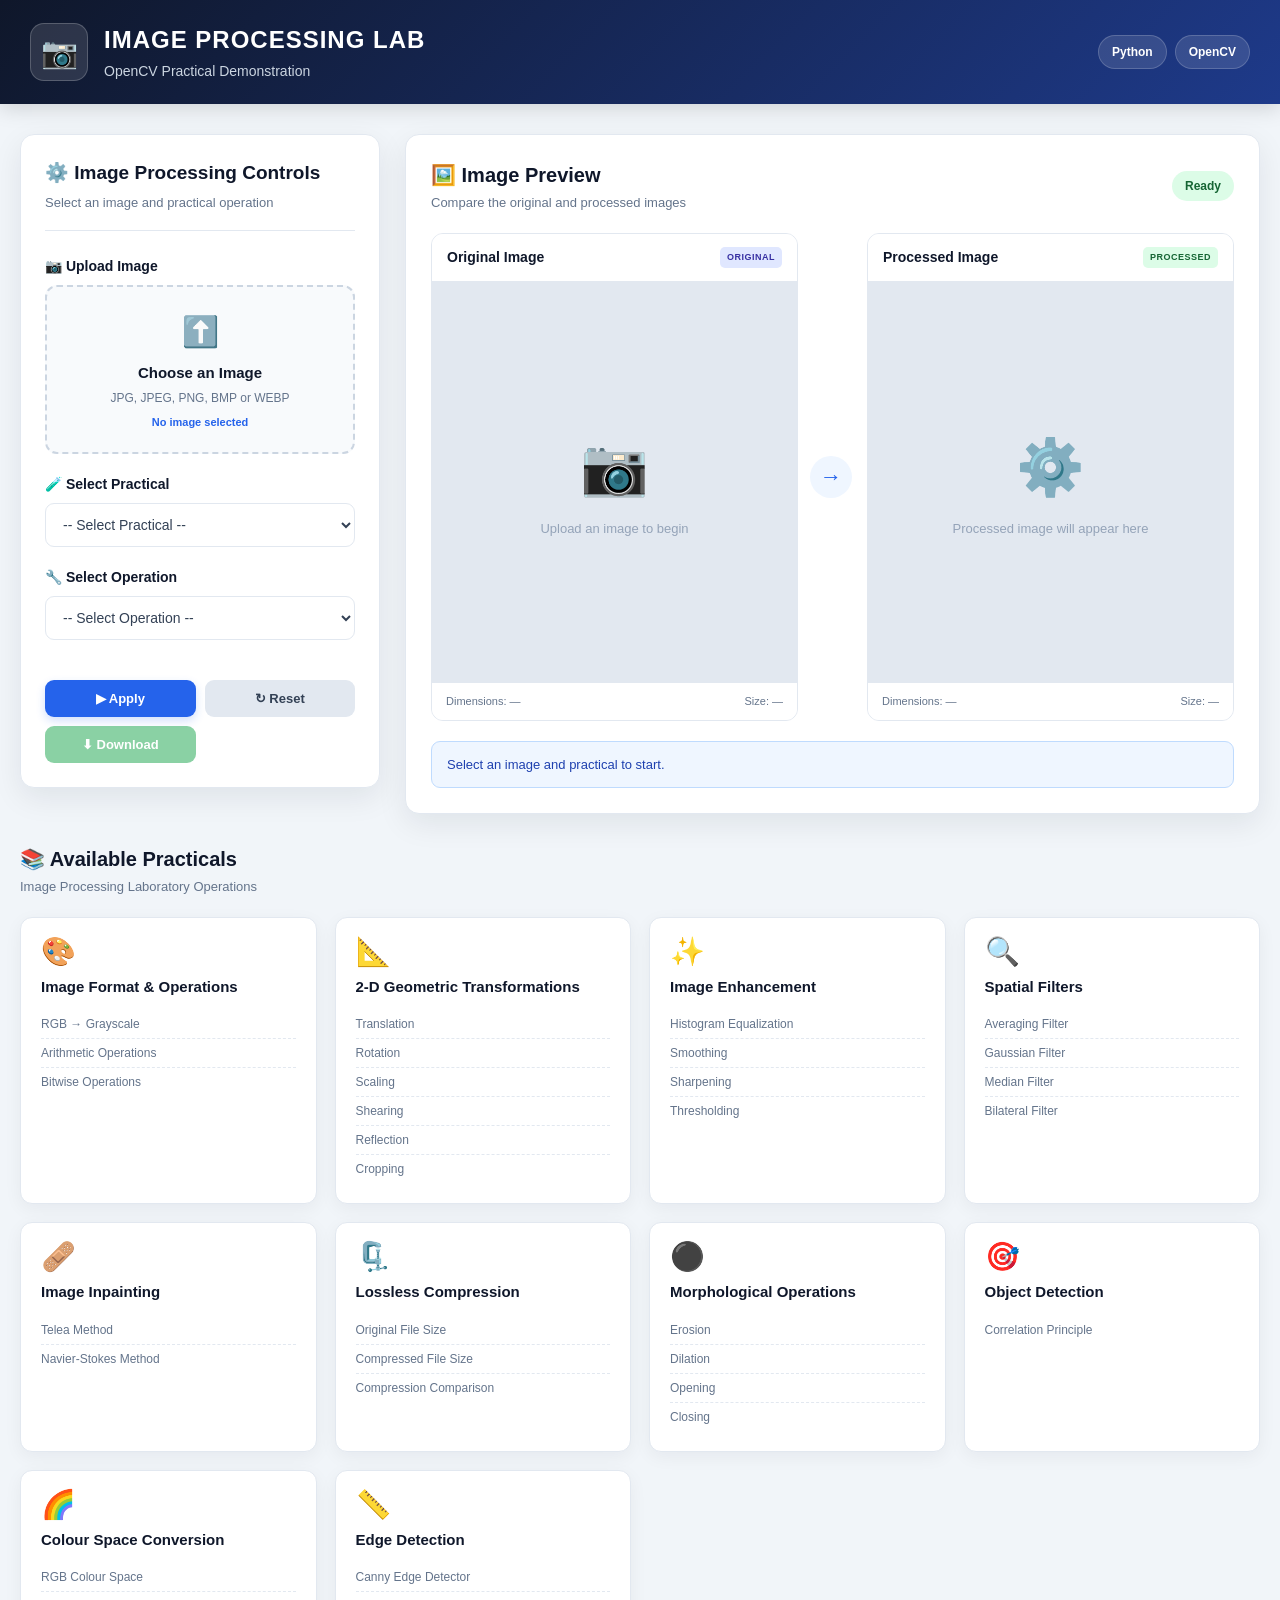
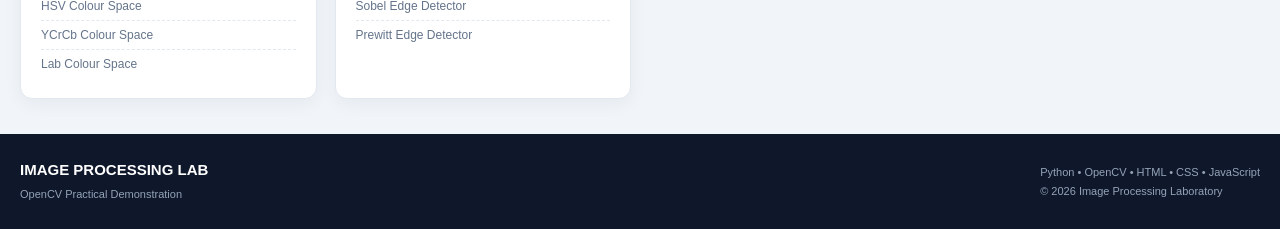
<file: Post_Lab/index.html>
<!DOCTYPE html>
<html lang="en">

<head>
    <meta charset="UTF-8">
    <meta name="viewport" content="width=device-width, initial-scale=1.0">

    <title>Image Processing Lab | OpenCV</title>

    <link rel="stylesheet" href="css/style.css">
</head>

<body>

    <!-- ================= HEADER ================= -->

    <header class="header">

        <div class="header-container">

            <div class="logo-area">

                <div class="logo-icon">
                    📷
                </div>

                <div>
                    <h1>IMAGE PROCESSING LAB</h1>
                    <p>OpenCV Practical Demonstration</p>
                </div>

            </div>

            <div class="header-badge">
                <span>Python</span>
                <span>OpenCV</span>
            </div>

        </div>

    </header>


    <!-- ================= MAIN ================= -->

    <main class="main-container">


        <!-- ================= LEFT CONTROL PANEL ================= -->

        <section class="control-panel">

            <div class="panel-title">

                <h2>⚙️ Image Processing Controls</h2>

                <p>
                    Select an image and practical operation
                </p>

            </div>


            <!-- IMAGE UPLOAD -->

            <div class="control-group">

                <label for="imageInput">
                    📷 Upload Image
                </label>

                <div class="upload-box">

                    <input
                        type="file"
                        id="imageInput"
                        accept="image/*"
                    >

                    <div class="upload-content">

                        <div class="upload-icon">
                            ⬆️
                        </div>

                        <h3>
                            Choose an Image
                        </h3>

                        <p>
                            JPG, JPEG, PNG, BMP or WEBP
                        </p>

                        <span id="fileName">
                            No image selected
                        </span>

                    </div>

                </div>

            </div>


            <!-- PRACTICAL SELECTION -->

            <div class="control-group">

                <label for="practicalSelect">
                    🧪 Select Practical
                </label>

                <select id="practicalSelect">

                    <option value="">
                        -- Select Practical --
                    </option>

                    <option value="format">
                        Image Format &amp; Operations
                    </option>

                    <option value="geometric">
                        2-D Geometric Transformations
                    </option>

                    <option value="enhancement">
                        Image Enhancement
                    </option>

                    <option value="filters">
                        Spatial Filters
                    </option>

                    <option value="inpainting">
                        Image Inpainting
                    </option>

                    <option value="compression">
                        Lossless Compression
                    </option>

                    <option value="morphology">
                        Morphological Operations
                    </option>

                    <option value="detection">
                        Object Detection
                    </option>

                    <!-- NEW PRACTICALS -->

                    <option value="colour">
                        Colour Space Conversion
                    </option>

                    <option value="edges">
                        Edge Detection
                    </option>

                </select>

            </div>


            <!-- OPERATION -->

            <div class="control-group">

                <label for="operationSelect">
                    🔧 Select Operation
                </label>

                <select id="operationSelect">

                    <option value="">
                        -- Select Operation --
                    </option>

                </select>

            </div>


            <!-- DYNAMIC PARAMETERS -->

            <div
                id="parametersContainer"
                class="parameters-container"
            >

                <!-- Parameters will appear here -->

            </div>


            <!-- ACTION BUTTONS -->

            <div class="button-group">

                <button
                    id="applyBtn"
                    class="btn btn-primary"
                    type="button"
                >
                    ▶ Apply
                </button>


                <button
                    id="resetBtn"
                    class="btn btn-secondary"
                    type="button"
                >
                    ↻ Reset
                </button>


                <button
                    id="downloadBtn"
                    class="btn btn-success"
                    type="button"
                    disabled
                >
                    ⬇ Download
                </button>

            </div>

        </section>


        <!-- ================= IMAGE PREVIEW ================= -->

        <section class="preview-section">


            <div class="section-heading">

                <div>

                    <h2>
                        🖼️ Image Preview
                    </h2>

                    <p>
                        Compare the original and processed images
                    </p>

                </div>


                <div
                    id="statusBadge"
                    class="status-badge"
                >
                    Ready
                </div>

            </div>


            <div class="image-comparison">


                <!-- ORIGINAL -->

                <div class="image-card">

                    <div class="image-card-header">

                        <h3>
                            Original Image
                        </h3>

                        <span class="image-label original-label">
                            ORIGINAL
                        </span>

                    </div>


                    <div class="image-container">

                        <div
                            id="originalPlaceholder"
                            class="image-placeholder"
                        >

                            <div>
                                📷
                            </div>

                            <p>
                                Upload an image to begin
                            </p>

                        </div>


                        <img
                            id="originalImage"
                            alt="Original Image"
                        >

                    </div>


                    <div class="image-info">

                        <span id="originalDimensions">
                            Dimensions: —
                        </span>

                        <span id="originalSize">
                            Size: —
                        </span>

                    </div>

                </div>


                <!-- ARROW -->

                <div class="comparison-arrow">
                    →
                </div>


                <!-- PROCESSED -->

                <div class="image-card">

                    <div class="image-card-header">

                        <h3>
                            Processed Image
                        </h3>

                        <span class="image-label processed-label">
                            PROCESSED
                        </span>

                    </div>


                    <div class="image-container">

                        <div
                            id="processedPlaceholder"
                            class="image-placeholder"
                        >

                            <div>
                                ⚙️
                            </div>

                            <p>
                                Processed image will appear here
                            </p>

                        </div>


                        <img
                            id="processedImage"
                            alt="Processed Image"
                        >


                        <div
                            id="processingLoader"
                            class="processing-loader"
                        >

                            <div class="spinner"></div>

                            <p>
                                Processing...
                            </p>

                        </div>

                    </div>


                    <div class="image-info">

                        <span id="processedDimensions">
                            Dimensions: —
                        </span>

                        <span id="processedSize">
                            Size: —
                        </span>

                    </div>

                </div>

            </div>


            <!-- ================= COMPRESSION INFO ================= -->

            <div
                id="compressionPanel"
                class="compression-panel hidden"
            >

                <h3>
                    📊 Compression Comparison
                </h3>


                <div class="compression-grid">


                    <div class="compression-item">

                        <span>
                            Original File Size
                        </span>

                        <strong id="compressionOriginal">
                            —
                        </strong>

                    </div>


                    <div class="compression-item">

                        <span>
                            Compressed File Size
                        </span>

                        <strong id="compressionCompressed">
                            —
                        </strong>

                    </div>


                    <div class="compression-item">

                        <span>
                            Space Saved
                        </span>

                        <strong id="compressionSaved">
                            —
                        </strong>

                    </div>


                    <div class="compression-item">

                        <span>
                            Compression Ratio
                        </span>

                        <strong id="compressionRatio">
                            —
                        </strong>

                    </div>

                </div>

            </div>


            <!-- ================= RESULT MESSAGE ================= -->

            <div
                id="resultMessage"
                class="result-message"
            >
                Select an image and practical to start.
            </div>


        </section>

    </main>


    <!-- ================= PRACTICAL INFORMATION ================= -->

    <section class="practical-section">


        <div class="section-heading">

            <div>

                <h2>
                    📚 Available Practicals
                </h2>

                <p>
                    Image Processing Laboratory Operations
                </p>

            </div>

        </div>


        <div class="practical-grid">


            <!-- FORMAT -->

            <div class="practical-card">

                <div class="card-icon">
                    🎨
                </div>

                <h3>
                    Image Format &amp; Operations
                </h3>

                <ul>

                    <li>
                        RGB → Grayscale
                    </li>

                    <li>
                        Arithmetic Operations
                    </li>

                    <li>
                        Bitwise Operations
                    </li>

                </ul>

            </div>


            <!-- GEOMETRIC -->

            <div class="practical-card">

                <div class="card-icon">
                    📐
                </div>

                <h3>
                    2-D Geometric Transformations
                </h3>

                <ul>

                    <li>
                        Translation
                    </li>

                    <li>
                        Rotation
                    </li>

                    <li>
                        Scaling
                    </li>

                    <li>
                        Shearing
                    </li>

                    <li>
                        Reflection
                    </li>

                    <li>
                        Cropping
                    </li>

                </ul>

            </div>


            <!-- ENHANCEMENT -->

            <div class="practical-card">

                <div class="card-icon">
                    ✨
                </div>

                <h3>
                    Image Enhancement
                </h3>

                <ul>

                    <li>
                        Histogram Equalization
                    </li>

                    <li>
                        Smoothing
                    </li>

                    <li>
                        Sharpening
                    </li>

                    <li>
                        Thresholding
                    </li>

                </ul>

            </div>


            <!-- FILTERS -->

            <div class="practical-card">

                <div class="card-icon">
                    🔍
                </div>

                <h3>
                    Spatial Filters
                </h3>

                <ul>

                    <li>
                        Averaging Filter
                    </li>

                    <li>
                        Gaussian Filter
                    </li>

                    <li>
                        Median Filter
                    </li>

                    <li>
                        Bilateral Filter
                    </li>

                </ul>

            </div>


            <!-- INPAINTING -->

            <div class="practical-card">

                <div class="card-icon">
                    🩹
                </div>

                <h3>
                    Image Inpainting
                </h3>

                <ul>

                    <li>
                        Telea Method
                    </li>

                    <li>
                        Navier-Stokes Method
                    </li>

                </ul>

            </div>


            <!-- COMPRESSION -->

            <div class="practical-card">

                <div class="card-icon">
                    🗜️
                </div>

                <h3>
                    Lossless Compression
                </h3>

                <ul>

                    <li>
                        Original File Size
                    </li>

                    <li>
                        Compressed File Size
                    </li>

                    <li>
                        Compression Comparison
                    </li>

                </ul>

            </div>


            <!-- MORPHOLOGY -->

            <div class="practical-card">

                <div class="card-icon">
                    ⚫
                </div>

                <h3>
                    Morphological Operations
                </h3>

                <ul>

                    <li>
                        Erosion
                    </li>

                    <li>
                        Dilation
                    </li>

                    <li>
                        Opening
                    </li>

                    <li>
                        Closing
                    </li>

                </ul>

            </div>


            <!-- DETECTION -->

            <div class="practical-card">

                <div class="card-icon">
                    🎯
                </div>

                <h3>
                    Object Detection
                </h3>

                <ul>

                    <li>
                        Correlation Principle
                    </li>

                </ul>

            </div>


            <!-- NEW: COLOUR SPACE CONVERSION -->

            <div class="practical-card">

                <div class="card-icon">
                    🌈
                </div>

                <h3>
                    Colour Space Conversion
                </h3>

                <ul>

                    <li>
                        RGB Colour Space
                    </li>

                    <li>
                        HSV Colour Space
                    </li>

                    <li>
                        YCrCb Colour Space
                    </li>

                    <li>
                        Lab Colour Space
                    </li>

                </ul>

            </div>


            <!-- NEW: EDGE DETECTION -->

            <div class="practical-card">

                <div class="card-icon">
                    📏
                </div>

                <h3>
                    Edge Detection
                </h3>

                <ul>

                    <li>
                        Canny Edge Detector
                    </li>

                    <li>
                        Sobel Edge Detector
                    </li>

                    <li>
                        Prewitt Edge Detector
                    </li>

                </ul>

            </div>


        </div>

    </section>


    <!-- ================= FOOTER ================= -->

    <footer class="footer">

        <div class="footer-content">


            <div>

                <h3>
                    IMAGE PROCESSING LAB
                </h3>

                <p>
                    OpenCV Practical Demonstration
                </p>

            </div>


            <div>

                <p>
                    Python • OpenCV • HTML • CSS • JavaScript
                </p>

                <p>
                    © 2026 Image Processing Laboratory
                </p>

            </div>


        </div>

    </footer>


    <script src="js/script.js"></script>

</body>

</html>
</file>
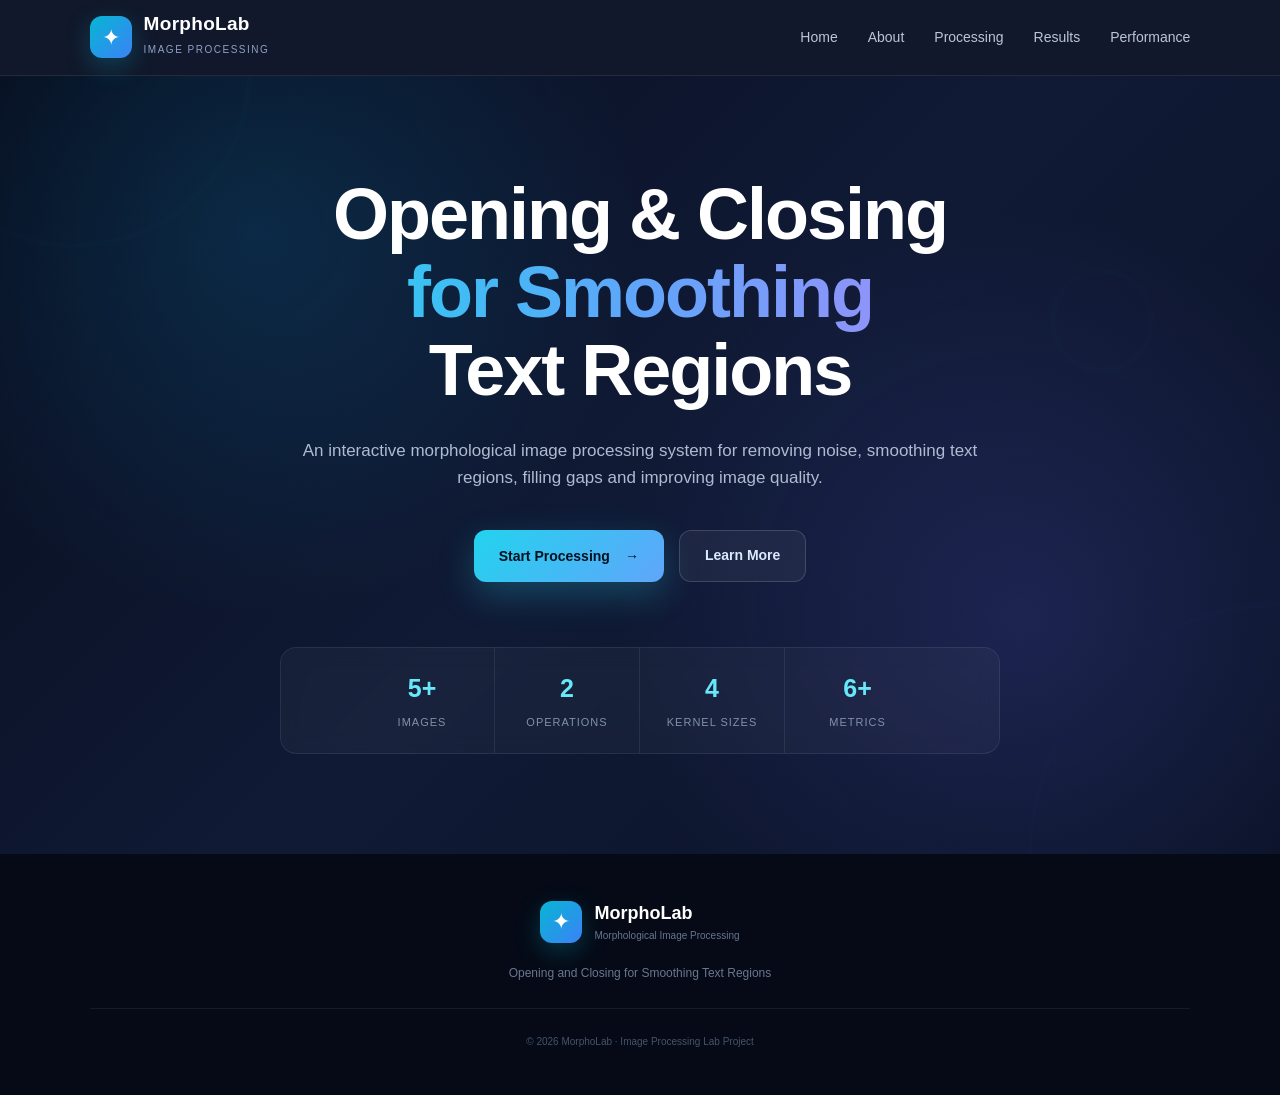
<file: Tae 1/index.html>
<!DOCTYPE html>
<html lang="en">

<head>

    <meta charset="UTF-8">

    <meta name="viewport"
          content="width=device-width, initial-scale=1.0">

    <title>
        Morphological Image Processing
    </title>

    <link rel="stylesheet"
          href="style.css">

</head>


<body>


<!-- =====================================================
     NAVBAR
===================================================== -->

<header class="navbar">

    <div class="brand">

        <div class="brand-icon">
            ✦
        </div>

        <div>
            <h2>MorphoLab</h2>
            <span>Image Processing</span>
        </div>

    </div>


    <nav>

        <a class="active"
           href="index.html">
            Home
        </a>

        <a href="about.html">
            About
        </a>

        <a href="processing.html">
            Processing
        </a>

        <a href="results.html">
            Results
        </a>

        <a href="performance.html">
            Performance
        </a>

    </nav>

</header>



<!-- =====================================================
     HERO
===================================================== -->

<section id="home"
         class="hero">

    <div class="hero-background">

        <div class="circle circle-one"></div>

        <div class="circle circle-two"></div>

        <div class="circle circle-three"></div>

    </div>


    <div class="hero-content">


        <h1>

            Opening & Closing

            <span>
                for Smoothing
            </span>

            Text Regions

        </h1>


        <p>

            An interactive morphological image processing
            system for removing noise, smoothing text regions,
            filling gaps and improving image quality.

        </p>


        <div class="hero-buttons">


            <button
                class="primary-btn"
                onclick="window.location.href='processing.html'">

                Start Processing

                <span>→</span>

            </button>


            <a href="about.html"
               class="secondary-btn">

                Learn More

            </a>

        </div>


        <div class="hero-stats">


            <div>

                <strong>5+</strong>

                <small>
                    Images
                </small>

            </div>


            <div>

                <strong>2</strong>

                <small>
                    Operations
                </small>

            </div>


            <div>

                <strong>4</strong>

                <small>
                    Kernel Sizes
                </small>

            </div>


            <div>

                <strong>6+</strong>

                <small>
                    Metrics
                </small>

            </div>


        </div>

    </div>

</section>



<!-- =====================================================
     FOOTER
===================================================== -->

<footer>

    <div class="footer-content">


        <div class="footer-brand">

            <div class="brand-icon">
                ✦
            </div>

            <div>

                <h3>
                    MorphoLab
                </h3>

                <p>
                    Morphological Image Processing
                </p>

            </div>

        </div>


        <p class="footer-description">

            Opening and Closing for Smoothing
            Text Regions

        </p>


        <div class="footer-line"></div>


        <p class="copyright">

            © 2026 MorphoLab · Image Processing Lab Project

        </p>

    </div>

</footer>


<script src="script.js"></script>

</body>

</html>
</file>
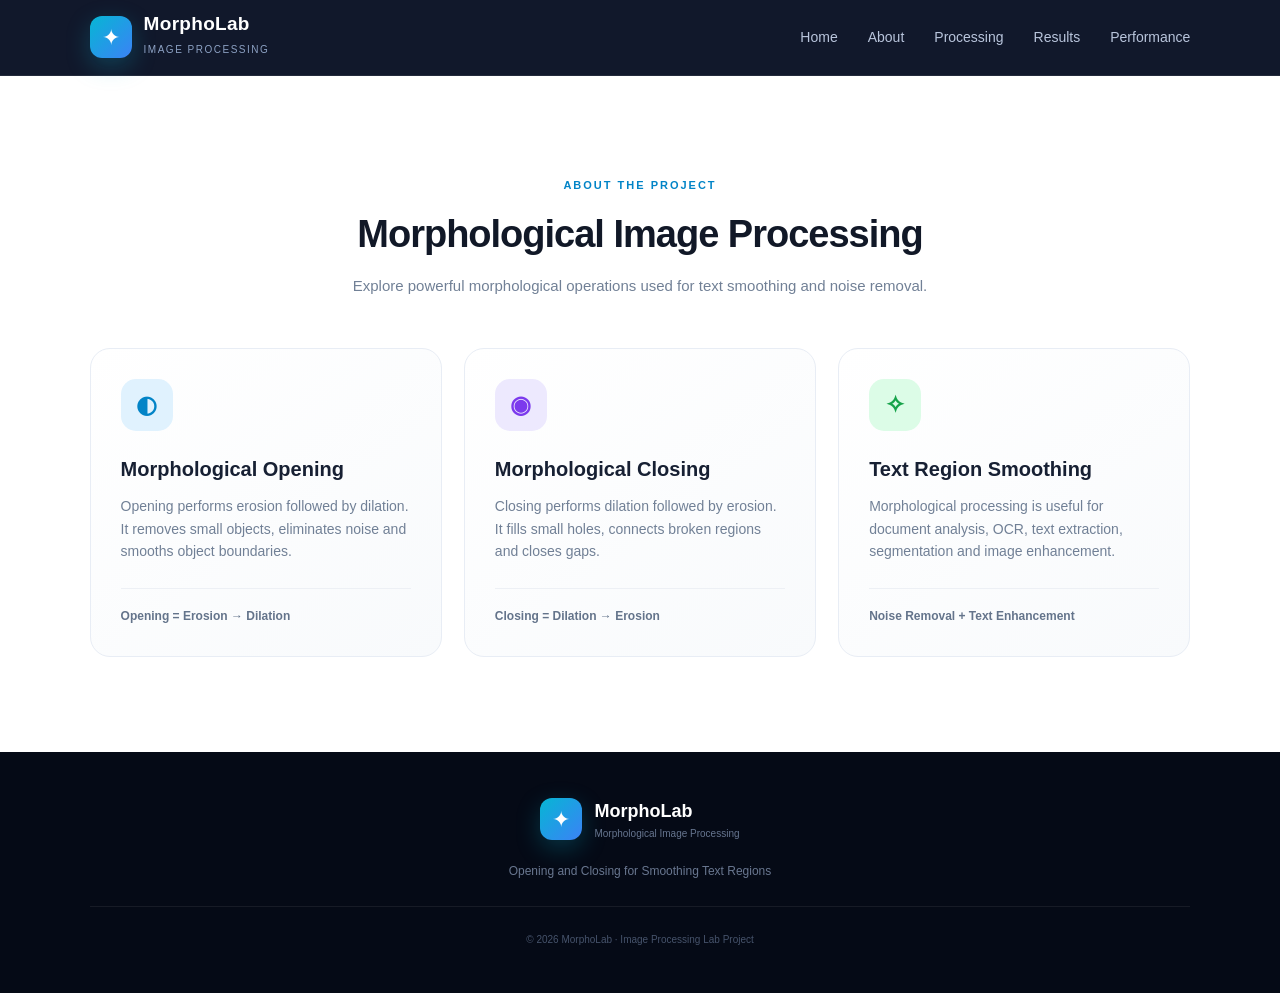
<file: Tae 1/about.html>
<!DOCTYPE html>
<html lang="en">

<head>

    <meta charset="UTF-8">

    <meta name="viewport"
          content="width=device-width, initial-scale=1.0">

    <title>
        Morphological Image Processing
    </title>

    <link rel="stylesheet"
          href="style.css">

</head>


<body>


<!-- =====================================================
     NAVBAR
===================================================== -->

<header class="navbar">

    <div class="brand">

        <div class="brand-icon">
            ✦
        </div>

        <div>
            <h2>MorphoLab</h2>
            <span>Image Processing</span>
        </div>

    </div>


    <nav>

        <a href="index.html">
            Home
        </a>

        <a class="active"
           href="about.html">
            About
        </a>

        <a href="processing.html">
            Processing
        </a>

        <a href="results.html">
            Results
        </a>

        <a href="performance.html">
            Performance
        </a>

    </nav>

</header>



<!-- =====================================================
     ABOUT
===================================================== -->

<section id="about"
         class="about-section">


    <div class="section-heading">


        <span>
            ABOUT THE PROJECT
        </span>


        <h2>

            Morphological Image Processing

        </h2>


        <p>

            Explore powerful morphological operations
            used for text smoothing and noise removal.

        </p>


    </div>



    <div class="feature-grid">


        <!-- =================================================
             OPENING
        ================================================== -->

        <div class="feature-card opening-card">


            <div class="feature-icon">
                ◐
            </div>


            <div>


                <h3>
                    Morphological Opening
                </h3>


                <p>

                    Opening performs erosion followed by
                    dilation. It removes small objects,
                    eliminates noise and smooths object
                    boundaries.

                </p>


            </div>


            <div class="formula">

                Opening = Erosion → Dilation

            </div>


        </div>



        <!-- =================================================
             CLOSING
        ================================================== -->

        <div class="feature-card closing-card">


            <div class="feature-icon">
                ◉
            </div>


            <div>


                <h3>
                    Morphological Closing
                </h3>


                <p>

                    Closing performs dilation followed by
                    erosion. It fills small holes, connects
                    broken regions and closes gaps.

                </p>


            </div>


            <div class="formula">

                Closing = Dilation → Erosion

            </div>


        </div>



        <!-- =================================================
             APPLICATION
        ================================================== -->

        <div class="feature-card application-card">


            <div class="feature-icon">
                ✧
            </div>


            <div>


                <h3>
                    Text Region Smoothing
                </h3>


                <p>

                    Morphological processing is useful for
                    document analysis, OCR, text extraction,
                    segmentation and image enhancement.

                </p>


            </div>


            <div class="formula">

                Noise Removal + Text Enhancement

            </div>


        </div>


    </div>

</section>



<!-- =====================================================
     FOOTER
===================================================== -->

<footer>

    <div class="footer-content">


        <div class="footer-brand">

            <div class="brand-icon">
                ✦
            </div>


            <div>

                <h3>
                    MorphoLab
                </h3>

                <p>
                    Morphological Image Processing
                </p>

            </div>

        </div>


        <p class="footer-description">

            Opening and Closing for Smoothing
            Text Regions

        </p>


        <div class="footer-line"></div>


        <p class="copyright">

            © 2026 MorphoLab · Image Processing Lab Project

        </p>


    </div>

</footer>


<script src="script.js"></script>

</body>

</html>
</file>
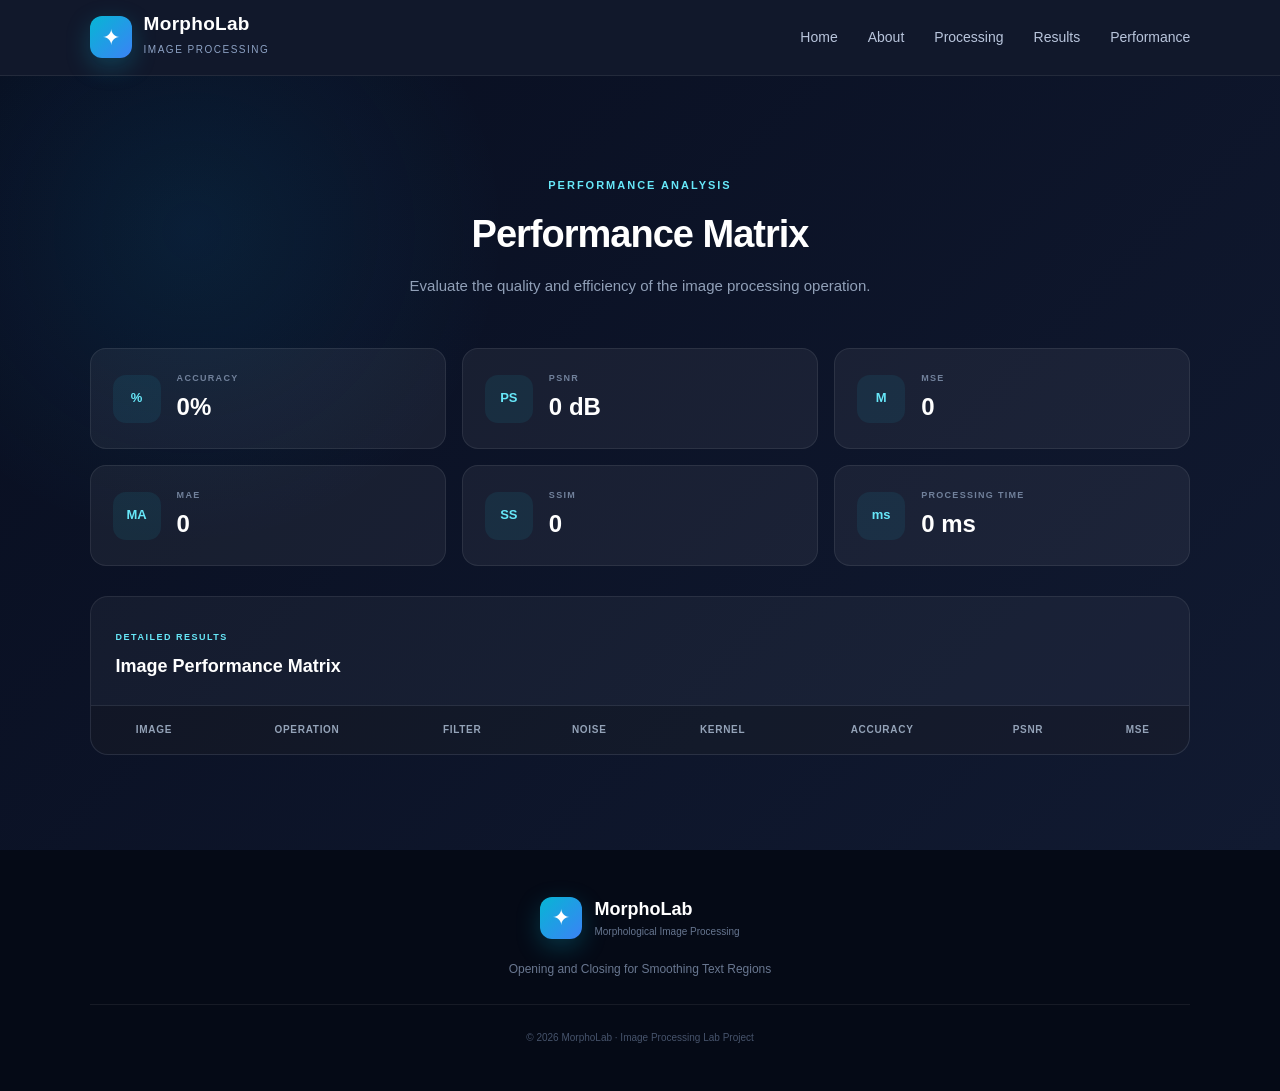
<file: Tae 1/performance.html>
<!DOCTYPE html>
<html lang="en">

<head>

    <meta charset="UTF-8">

    <meta name="viewport"
          content="width=device-width, initial-scale=1.0">

    <title>
        Morphological Image Processing
    </title>

    <link rel="stylesheet"
          href="style.css">

</head>


<body>


<!-- =====================================================
     NAVBAR
===================================================== -->

<header class="navbar">


    <div class="brand">


        <div class="brand-icon">
            ✦
        </div>


        <div>

            <h2>
                MorphoLab
            </h2>

            <span>
                Image Processing
            </span>

        </div>


    </div>



    <nav>


        <a href="index.html">
            Home
        </a>


        <a href="about.html">
            About
        </a>


        <a href="processing.html">
            Processing
        </a>


        <a href="results.html">
            Results
        </a>


        <a class="active"
           href="performance.html">
            Performance
        </a>


    </nav>


</header>



<!-- =====================================================
     PERFORMANCE
===================================================== -->

<section id="performance"
         class="performance-section">


    <div class="section-heading light">


        <span>
            PERFORMANCE ANALYSIS
        </span>


        <h2>
            Performance Matrix
        </h2>


        <p>

            Evaluate the quality and efficiency
            of the image processing operation.

        </p>


    </div>



<!-- =====================================================
     METRIC CARDS
===================================================== -->

<div class="metrics-grid">


    <!-- ACCURACY -->

    <div class="metric-card">


        <div class="metric-icon">
            %
        </div>


        <div>


            <span>
                ACCURACY
            </span>


            <strong id="accuracy">
                0%
            </strong>


        </div>


    </div>



    <!-- PSNR -->

    <div class="metric-card">


        <div class="metric-icon">
            PS
        </div>


        <div>


            <span>
                PSNR
            </span>


            <strong id="psnr">
                0 dB
            </strong>


        </div>


    </div>



    <!-- MSE -->

    <div class="metric-card">


        <div class="metric-icon">
            M
        </div>


        <div>


            <span>
                MSE
            </span>


            <strong id="mse">
                0
            </strong>


        </div>


    </div>



    <!-- MAE -->

    <div class="metric-card">


        <div class="metric-icon">
            MA
        </div>


        <div>


            <span>
                MAE
            </span>


            <strong id="mae">
                0
            </strong>


        </div>


    </div>



    <!-- SSIM -->

    <div class="metric-card">


        <div class="metric-icon">
            SS
        </div>


        <div>


            <span>
                SSIM
            </span>


            <strong id="ssim">
                0
            </strong>


        </div>


    </div>



    <!-- PROCESSING TIME -->

    <div class="metric-card">


        <div class="metric-icon">
            ms
        </div>


        <div>


            <span>
                PROCESSING TIME
            </span>


            <strong id="processingTime">
                0 ms
            </strong>


        </div>


    </div>


</div>



<!-- =====================================================
     PERFORMANCE TABLE
===================================================== -->

<div class="performance-table-card">


    <div class="table-title">


        <div>


            <span>
                DETAILED RESULTS
            </span>


            <h3>
                Image Performance Matrix
            </h3>


        </div>


    </div>



    <div class="table-wrapper">


        <table>


            <thead>


                <tr>


                    <th>
                        Image
                    </th>


                    <th>
                        Operation
                    </th>


                    <th>
                        Filter
                    </th>


                    <th>
                        Noise
                    </th>


                    <th>
                        Kernel
                    </th>


                    <th>
                        Accuracy
                    </th>


                    <th>
                        PSNR
                    </th>


                    <th>
                        MSE
                    </th>


                </tr>


            </thead>



            <tbody id="performanceTable">

            </tbody>


        </table>


    </div>


</div>


</section>



<!-- =====================================================
     FOOTER
===================================================== -->

<footer>


    <div class="footer-content">


        <div class="footer-brand">


            <div class="brand-icon">
                ✦
            </div>


            <div>


                <h3>
                    MorphoLab
                </h3>


                <p>
                    Morphological Image Processing
                </p>


            </div>


        </div>



        <p class="footer-description">

            Opening and Closing for Smoothing
            Text Regions

        </p>



        <div class="footer-line"></div>



        <p class="copyright">

            © 2026 MorphoLab · Image Processing Lab Project

        </p>


    </div>


</footer>


<script src="script.js"></script>

</body>

</html>
</file>
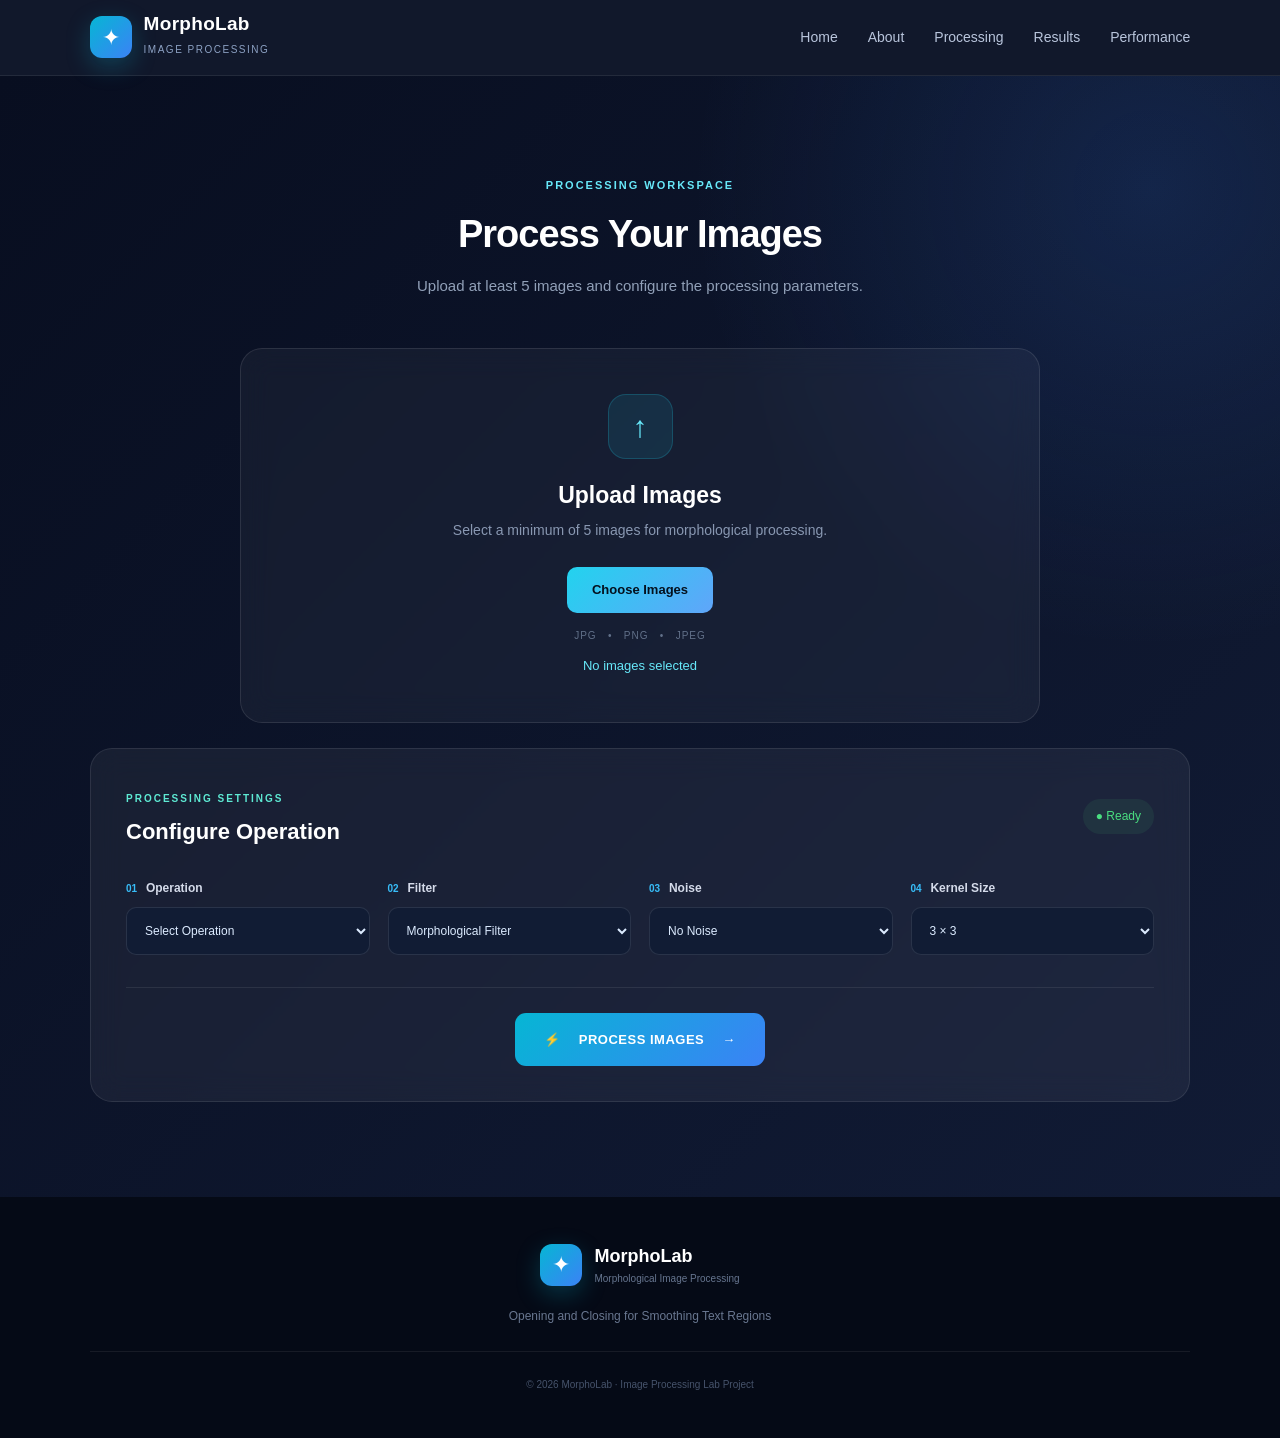
<file: Tae 1/processing.html>
<!DOCTYPE html>
<html lang="en">

<head>

    <meta charset="UTF-8">

    <meta name="viewport"
          content="width=device-width, initial-scale=1.0">

    <title>
        Morphological Image Processing
    </title>

    <link rel="stylesheet"
          href="style.css">

</head>


<body>


<!-- =====================================================
     NAVBAR
===================================================== -->

<header class="navbar">

    <div class="brand">

        <div class="brand-icon">
            ✦
        </div>

        <div>

            <h2>
                MorphoLab
            </h2>

            <span>
                Image Processing
            </span>

        </div>

    </div>


    <nav>

        <a href="index.html">
            Home
        </a>

        <a href="about.html">
            About
        </a>

        <a class="active"
           href="processing.html">
            Processing
        </a>

        <a href="results.html">
            Results
        </a>

        <a href="performance.html">
            Performance
        </a>

    </nav>

</header>



<!-- =====================================================
     PROCESSING
===================================================== -->

<section id="processing"
         class="processing-section">


    <div class="section-heading light">


        <span>
            PROCESSING WORKSPACE
        </span>


        <h2>
            Process Your Images
        </h2>


        <p>

            Upload at least 5 images and configure
            the processing parameters.

        </p>


    </div>



    <!-- =================================================
         UPLOAD
    ================================================== -->

    <div class="upload-card">


        <div class="upload-icon">
            ↑
        </div>


        <h3>
            Upload Images
        </h3>


        <p>

            Select a minimum of 5 images
            for morphological processing.

        </p>


        <label class="upload-button">

            Choose Images

            <input
                type="file"
                id="imageInput"
                accept="image/*"
                multiple>

        </label>


        <div class="upload-info">

            JPG &nbsp; • &nbsp;
            PNG &nbsp; • &nbsp;
            JPEG

        </div>


        <p id="uploadMessage"
           class="upload-message">

            No images selected

        </p>


    </div>



    <!-- =================================================
         CONTROLS
    ================================================== -->

    <div class="settings-card">


        <div class="settings-header">


            <div>


                <span>
                    PROCESSING SETTINGS
                </span>


                <h3>
                    Configure Operation
                </h3>


            </div>


            <div class="settings-status">

                ● Ready

            </div>


        </div>



        <div class="controls-grid">


            <!-- =================================================
                 OPERATION
            ================================================== -->

            <div class="control-item">


                <label>

                    <span class="control-number">
                        01
                    </span>

                    Operation

                </label>


                <select id="operation">


                    <option value="">
                        Select Operation
                    </option>


                    <option value="opening">
                        Morphological Opening
                    </option>


                    <option value="closing">
                        Morphological Closing
                    </option>


                </select>


            </div>



            <!-- =================================================
                 FILTER
            ================================================== -->

            <div class="control-item">


                <label>

                    <span class="control-number">
                        02
                    </span>

                    Filter

                </label>


                <select id="filter">


                    <option value="morphological">
                        Morphological Filter
                    </option>


                    <option value="median">
                        Median Filter
                    </option>


                    <option value="gaussian">
                        Gaussian Filter
                    </option>


                    <option value="mean">
                        Mean Filter
                    </option>


                </select>


            </div>



            <!-- =================================================
                 NOISE
            ================================================== -->

            <div class="control-item">


                <label>

                    <span class="control-number">
                        03
                    </span>

                    Noise

                </label>


                <select id="noise">


                    <option value="none">
                        No Noise
                    </option>


                    <option value="saltpepper">
                        Salt & Pepper Noise
                    </option>


                    <option value="gaussian">
                        Gaussian Noise
                    </option>


                    <option value="speckle">
                        Speckle Noise
                    </option>


                </select>


            </div>



            <!-- =================================================
                 KERNEL
            ================================================== -->

            <div class="control-item">


                <label>

                    <span class="control-number">
                        04
                    </span>

                    Kernel Size

                </label>


                <select id="kernel">


                    <option value="3">
                        3 × 3
                    </option>


                    <option value="5">
                        5 × 5
                    </option>


                    <option value="7">
                        7 × 7
                    </option>


                    <option value="9">
                        9 × 9
                    </option>


                </select>


            </div>


        </div>



        <!-- =================================================
             PROCESS BUTTON
        ================================================== -->

        <div class="process-area">


            <button
                id="processButton"
                class="process-btn"
                onclick="processImages()">


                <span>
                    ⚡
                </span>


                PROCESS IMAGES


                <span>
                    →
                </span>


            </button>


        </div>


    </div>


</section>



<!-- =====================================================
     FOOTER
===================================================== -->

<footer>

    <div class="footer-content">


        <div class="footer-brand">


            <div class="brand-icon">
                ✦
            </div>


            <div>

                <h3>
                    MorphoLab
                </h3>

                <p>
                    Morphological Image Processing
                </p>

            </div>


        </div>


        <p class="footer-description">

            Opening and Closing for Smoothing
            Text Regions

        </p>


        <div class="footer-line"></div>


        <p class="copyright">

            © 2026 MorphoLab · Image Processing Lab Project

        </p>


    </div>

</footer>


<script src="script.js"></script>

</body>

</html>
</file>
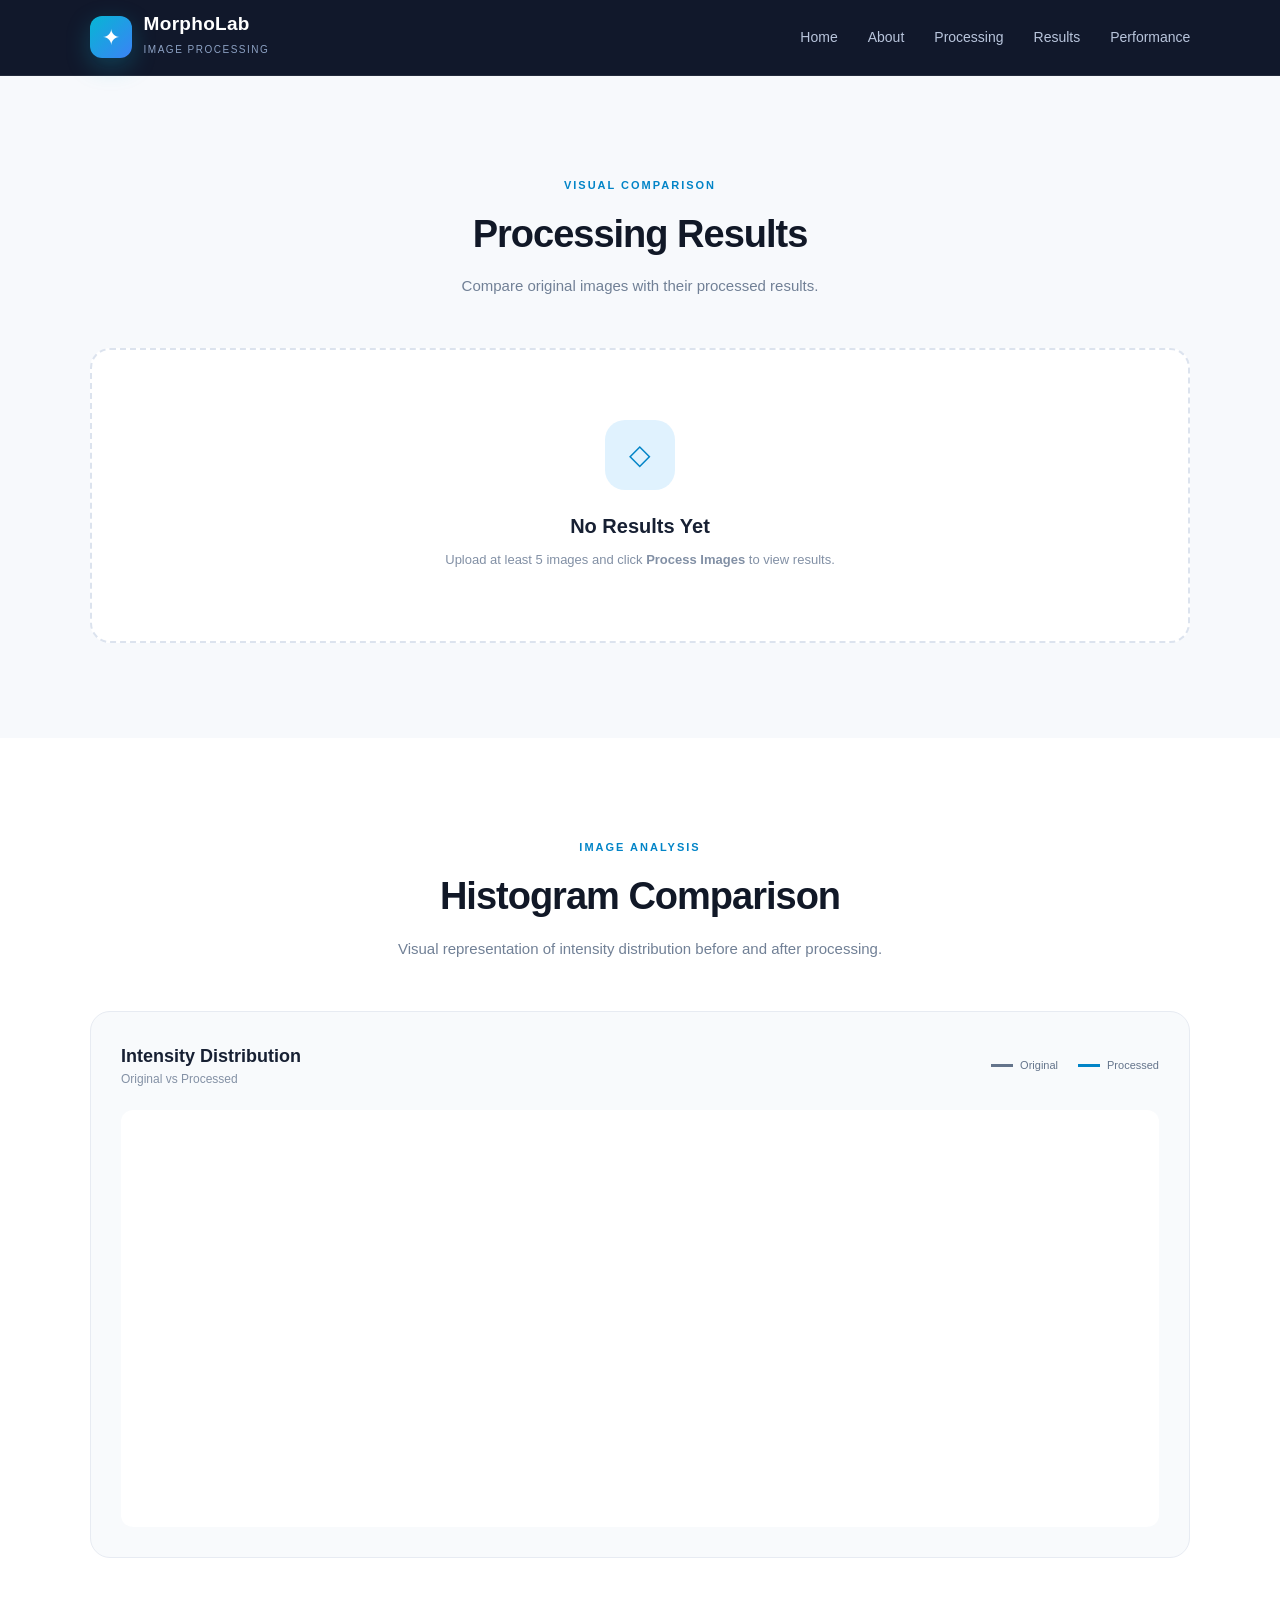
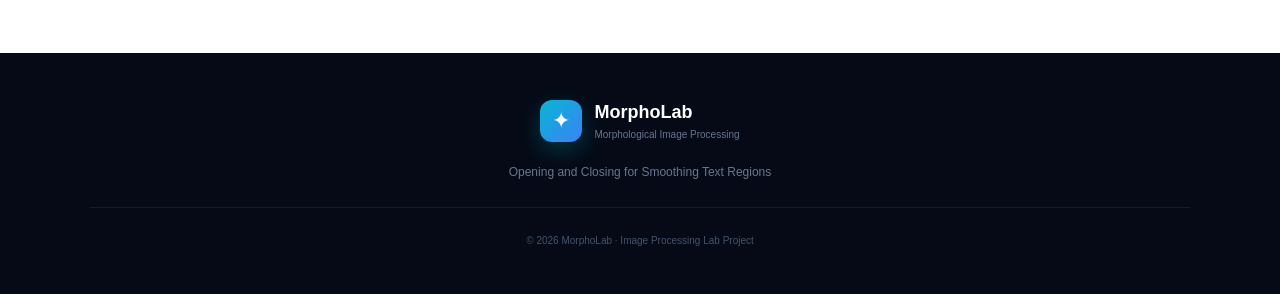
<file: Tae 1/results.html>
<!DOCTYPE html>
<html lang="en">

<head>

    <meta charset="UTF-8">

    <meta name="viewport"
          content="width=device-width, initial-scale=1.0">

    <title>
        Morphological Image Processing
    </title>

    <link rel="stylesheet"
          href="style.css">

</head>


<body>


<!-- =====================================================
     NAVBAR
===================================================== -->

<header class="navbar">


    <div class="brand">


        <div class="brand-icon">
            ✦
        </div>


        <div>

            <h2>
                MorphoLab
            </h2>

            <span>
                Image Processing
            </span>

        </div>


    </div>



    <nav>


        <a href="index.html">
            Home
        </a>


        <a href="about.html">
            About
        </a>


        <a href="processing.html">
            Processing
        </a>


        <a class="active"
           href="results.html">
            Results
        </a>


        <a href="performance.html">
            Performance
        </a>


    </nav>


</header>



<!-- =====================================================
     RESULTS
===================================================== -->

<section id="results"
         class="results-section">


    <div class="section-heading">


        <span>
            VISUAL COMPARISON
        </span>


        <h2>
            Processing Results
        </h2>


        <p>

            Compare original images with their processed results.

        </p>


    </div>



    <div id="resultsContainer"
         class="results-container">


        <div class="empty-state">


            <div class="empty-icon">
                ◇
            </div>


            <h3>
                No Results Yet
            </h3>


            <p>

                Upload at least 5 images and click
                <b>Process Images</b> to view results.

            </p>


        </div>


    </div>


</section>



<!-- =====================================================
     HISTOGRAM
===================================================== -->

<section id="histogram"
         class="histogram-section">


    <div class="section-heading">


        <span>
            IMAGE ANALYSIS
        </span>


        <h2>
            Histogram Comparison
        </h2>


        <p>

            Visual representation of intensity distribution
            before and after processing.

        </p>


    </div>



    <div class="histogram-card">


        <div class="chart-header">


            <div>


                <h3>
                    Intensity Distribution
                </h3>


                <p>
                    Original vs Processed
                </p>


            </div>



            <div class="legend">


                <span>

                    <i class="legend-original"></i>

                    Original

                </span>


                <span>

                    <i class="legend-processed"></i>

                    Processed

                </span>


            </div>


        </div>



        <div class="chart-area">


            <canvas id="histogramCanvas"></canvas>


        </div>


    </div>


</section>



<!-- =====================================================
     FOOTER
===================================================== -->

<footer>


    <div class="footer-content">


        <div class="footer-brand">


            <div class="brand-icon">
                ✦
            </div>


            <div>

                <h3>
                    MorphoLab
                </h3>


                <p>
                    Morphological Image Processing
                </p>


            </div>


        </div>


        <p class="footer-description">

            Opening and Closing for Smoothing
            Text Regions

        </p>


        <div class="footer-line"></div>


        <p class="copyright">

            © 2026 MorphoLab · Image Processing Lab Project

        </p>


    </div>


</footer>


<script src="script.js"></script>

</body>

</html>
</file>
<file: Post_Lab/css/style.css>
/* =========================================================
IMAGE PROCESSING LAB
OpenCV Practical Demonstration
========================================================= */

/* ================= GLOBAL ================= */

* {
  margin: 0;
  padding: 0;
  box-sizing: border-box;
  }

:root {

--primary: #2563eb;
--primary-dark: #1d4ed8;

--secondary: #64748b;

--success: #16a34a;

--danger: #dc2626;

--dark: #0f172a;

--text: #334155;

--light-text: #64748b;

--background: #f1f5f9;

--white: #ffffff;

--border: #e2e8f0;

--shadow:
    0 10px 30px rgba(15, 23, 42, 0.08);

--radius: 14px;


}

body {


font-family:
    "Segoe UI",
    Arial,
    Helvetica,
    sans-serif;

background: var(--background);

color: var(--text);

min-height: 100vh;

line-height: 1.5;


}

/* ================= HEADER ================= */

.header {


background:
    linear-gradient(
        135deg,
        #0f172a,
        #1e3a8a
    );

color: white;

padding: 22px 30px;

box-shadow:
    0 4px 20px rgba(0, 0, 0, 0.15);


}

.header-container {


max-width: 1400px;

margin: auto;

display: flex;

justify-content: space-between;

align-items: center;

gap: 20px;


}

.logo-area {


display: flex;

align-items: center;

gap: 16px;


}

.logo-icon {


width: 58px;

height: 58px;

display: flex;

align-items: center;

justify-content: center;

background:
    rgba(255, 255, 255, 0.12);

border:
    1px solid rgba(255, 255, 255, 0.2);

border-radius: 14px;

font-size: 30px;


}

.logo-area h1 {


font-size: 24px;

letter-spacing: 1px;

margin-bottom: 3px;


}

.logo-area p {


color: #cbd5e1;

font-size: 14px;


}

.header-badge {


display: flex;

gap: 8px;


}

.header-badge span {


padding: 7px 13px;

border-radius: 20px;

background:
    rgba(255, 255, 255, 0.12);

border:
    1px solid rgba(255, 255, 255, 0.18);

font-size: 12px;

font-weight: 600;


}

/* ================= MAIN ================= */

.main-container {


max-width: 1400px;

margin: 30px auto;

padding: 0 20px;

display: grid;

grid-template-columns:
    360px
    1fr;

gap: 25px;

align-items: start;


}

/* ================= CONTROL PANEL ================= */

.control-panel {


background: white;

border:
    1px solid var(--border);

border-radius: var(--radius);

padding: 24px;

box-shadow: var(--shadow);

position: sticky;

top: 20px;


}

.panel-title {

margin-bottom: 25px;

padding-bottom: 18px;

border-bottom:
    1px solid var(--border);


}

.panel-title h2 {

color: var(--dark);

font-size: 19px;

margin-bottom: 5px;


}

.panel-title p {


color: var(--light-text);

font-size: 13px;


}

/* ================= CONTROL GROUP ================= */

.control-group {


margin-bottom: 20px;


}

.control-group > label {


display: block;

margin-bottom: 8px;

font-size: 14px;

font-weight: 700;

color: var(--dark);


}

/* ================= FILE UPLOAD ================= */

.upload-box {


border:
    2px dashed #cbd5e1;

border-radius: 12px;

padding: 22px;

text-align: center;

cursor: pointer;

transition:
    0.25s ease;

position: relative;

overflow: hidden;

background: #f8fafc;


}

.upload-box:hover {

border-color:
    var(--primary);

background:
    #eff6ff;


}

.upload-box input {


position: absolute;

inset: 0;

opacity: 0;

cursor: pointer;

width: 100%;

height: 100%;


}

.upload-content {


pointer-events: none;


}

.upload-icon {


font-size: 30px;

margin-bottom: 8px;


}

.upload-content h3 {


color: var(--dark);

font-size: 15px;

margin-bottom: 4px;


}

.upload-content p {


color: var(--light-text);

font-size: 12px;

margin-bottom: 7px;


}

#fileName {


display: block;

font-size: 11px;

color: var(--primary);

font-weight: 600;

word-break: break-word;


}

/* ================= SELECT ================= */

select {


width: 100%;

padding: 12px 13px;

border:
    1px solid var(--border);

border-radius: 9px;

background: white;

color: var(--text);

font-size: 14px;

outline: none;

cursor: pointer;

transition: 0.2s;


}

select:focus {


border-color:
    var(--primary);

box-shadow:
    0 0 0 3px rgba(
        37,
        99,
        235,
        0.12
    );


}

/* ================= PARAMETERS ================= */

.parameters-container {


background: #f8fafc;

border-radius: 10px;

padding: 0;

margin-bottom: 20px;

overflow: hidden;


}

.parameter-box {


padding: 15px;

border:
    1px solid var(--border);

border-radius: 10px;

margin-bottom: 10px;

background: white;


}

.parameter-box:last-child {


margin-bottom: 0;


}

.parameter-box label {


display: block;

font-size: 12px;

font-weight: 700;

margin-bottom: 6px;

color: var(--dark);


}

.parameter-box input {


width: 100%;

padding: 9px 10px;

border:
    1px solid var(--border);

border-radius: 7px;

outline: none;


}

.parameter-box input:focus {


border-color:
    var(--primary);


}

/* ================= BUTTONS ================= */

.button-group {


display: grid;

grid-template-columns:
    1fr
    1fr;

gap: 9px;

margin-top: 10px;


}

.btn {


border: none;

border-radius: 9px;

padding: 11px 14px;

font-size: 13px;

font-weight: 700;

cursor: pointer;

transition:
    transform 0.15s,
    box-shadow 0.15s,
    background 0.15s;


}

.btn:hover {


transform:
    translateY(-1px);


}

.btn:active {


transform:
    translateY(0);


}

.btn-primary {


background:
    var(--primary);

color: white;

box-shadow:
    0 4px 10px
    rgba(37, 99, 235, 0.2);


}

.btn-primary:hover {


background:
    var(--primary-dark);


}

.btn-secondary {

background:
    #e2e8f0;

color:
    #334155;


}

.btn-secondary:hover {


background:
    #cbd5e1;


}

.btn-success {


background:
    var(--success);

color: white;


}

.btn-success:hover {


background:
    #15803d;


}

.btn:disabled {


opacity: 0.5;

cursor: not-allowed;

transform: none;


}

/* ================= PREVIEW ================= */

.preview-section {


background: white;

border:
    1px solid var(--border);

border-radius: var(--radius);

padding: 25px;

box-shadow: var(--shadow);

min-width: 0;


}

.section-heading {


display: flex;

justify-content: space-between;

align-items: center;

gap: 20px;

margin-bottom: 20px;


}

.section-heading h2 {


color: var(--dark);

font-size: 20px;

margin-bottom: 3px;


}

.section-heading p {


color: var(--light-text);

font-size: 13px;


}

.status-badge {

background:
    #dcfce7;

color:
    #166534;

padding: 6px 13px;

border-radius: 20px;

font-size: 12px;

font-weight: 700;


}

/* ================= IMAGE COMPARISON ================= */

.image-comparison {


display: grid;

grid-template-columns:
    1fr
    45px
    1fr;

align-items: center;

gap: 12px;


}

.image-card {


min-width: 0;

border:
    1px solid var(--border);

border-radius: 12px;

overflow: hidden;

background: #f8fafc;


}

.image-card-header {


padding: 13px 15px;

background: white;

border-bottom:
    1px solid var(--border);

display: flex;

align-items: center;

justify-content: space-between;

gap: 10px;


}

.image-card-header h3 {

color: var(--dark);

font-size: 14px;


}

.image-label {


font-size: 9px;

font-weight: 800;

padding: 4px 7px;

border-radius: 5px;

letter-spacing: 0.5px;


}

.original-label {


background:
    #e0e7ff;

color:
    #3730a3;


}

.processed-label {


background:
    #dcfce7;

color:
    #166534;


}

/* ================= IMAGE CONTAINER ================= */

.image-container {


height: 400px;

background:
    #e2e8f0;

display: flex;

align-items: center;

justify-content: center;

position: relative;

overflow: hidden;


}

.image-container img {


max-width: 100%;

max-height: 100%;

width: auto;

height: auto;

display: none;

object-fit: contain;


}

.image-placeholder {


text-align: center;

color:
    #94a3b8;

padding: 20px;


}

.image-placeholder div {


font-size: 55px;

margin-bottom: 10px;


}

.image-placeholder p {


font-size: 13px;


}

.comparison-arrow {


width: 42px;

height: 42px;

border-radius: 50%;

background:
    #eff6ff;

color:
    var(--primary);

display: flex;

align-items: center;

justify-content: center;

font-size: 22px;

font-weight: bold;


}

/* ================= IMAGE INFO ================= */

.image-info {


background: white;

padding: 10px 14px;

border-top:
    1px solid var(--border);

display: flex;

justify-content: space-between;

gap: 10px;

color:
    var(--light-text);

font-size: 11px;


}

/* ================= LOADER ================= */

.processing-loader {


display: none;

position: absolute;

inset: 0;

background:
    rgba(255, 255, 255, 0.88);

align-items: center;

justify-content: center;

flex-direction: column;

gap: 10px;

z-index: 5;


}

.processing-loader p {


color: var(--dark);

font-size: 13px;

font-weight: 600;


}

.spinner {

width: 36px;

height: 36px;

border:
    4px solid #dbeafe;

border-top-color:
    var(--primary);

border-radius: 50%;

animation:
    spin 0.8s linear infinite;


}

@keyframes spin {


to {
    transform: rotate(360deg);
}


}

/* ================= COMPRESSION ================= */

.compression-panel {


margin-top: 20px;

padding: 18px;

border:
    1px solid var(--border);

border-radius: 12px;

background:
    #f8fafc;


}

.compression-panel h3 {


color: var(--dark);

font-size: 15px;

margin-bottom: 14px;


}

.compression-grid {


display: grid;

grid-template-columns:
    repeat(4, 1fr);

gap: 12px;


}

.compression-item {


background: white;

border:
    1px solid var(--border);

border-radius: 9px;

padding: 13px;

text-align: center;


}

.compression-item span {


display: block;

font-size: 10px;

color: var(--light-text);

margin-bottom: 5px;


}

.compression-item strong {


color: var(--dark);

font-size: 16px;


}

.hidden {


display: none !important;


}

/* ================= RESULT MESSAGE ================= */

.result-message {


margin-top: 20px;

padding: 13px 15px;

border-radius: 9px;

background:
    #eff6ff;

border:
    1px solid #bfdbfe;

color:
    #1e40af;

font-size: 13px;


}

/* ================= PRACTICAL SECTION ================= */

.practical-section {


max-width: 1400px;

margin: 0 auto 35px;

padding: 0 20px;


}

.practical-grid {


display: grid;

grid-template-columns:
    repeat(4, 1fr);

gap: 18px;


}

.practical-card {


background: white;

border:
    1px solid var(--border);

border-radius: 12px;

padding: 20px;

box-shadow:
    0 5px 18px
    rgba(15, 23, 42, 0.05);

transition:
    transform 0.2s,
    box-shadow 0.2s;


}

.practical-card:hover {


transform:
    translateY(-4px);

box-shadow:
    0 12px 25px
    rgba(15, 23, 42, 0.09);


}

.card-icon {


font-size: 28px;

margin-bottom: 10px;


}

.practical-card h3 {


font-size: 15px;

color: var(--dark);

margin-bottom: 12px;


}

.practical-card ul {


list-style: none;


}

.practical-card li {


font-size: 12px;

color: var(--light-text);

padding: 5px 0;

border-bottom:
    1px dashed #e2e8f0;


}

.practical-card li:last-child {


border-bottom: none;


}

/* ================= FOOTER ================= */

.footer {


background:
    var(--dark);

color: white;

padding: 25px 20px;

margin-top: 20px;


}

.footer-content {


max-width: 1400px;

margin: auto;

display: flex;

justify-content: space-between;

align-items: center;

gap: 20px;


}

.footer h3 {


font-size: 15px;

margin-bottom: 4px;


}

.footer p {


color: #94a3b8;

font-size: 11px;

margin: 2px 0;


}

/* ================= RESPONSIVE ================= */

@media (max-width: 1100px) {


.main-container {

    grid-template-columns:
        300px
        1fr;
}

.image-container {

    height: 320px;
}

.practical-grid {

    grid-template-columns:
        repeat(2, 1fr);
}


}

@media (max-width: 850px) {


.main-container {

    grid-template-columns:
        1fr;
}

.control-panel {

    position: static;
}

.image-comparison {

    grid-template-columns:
        1fr;
}

.comparison-arrow {

    margin: 5px auto;

    transform:
        rotate(90deg);
}

.compression-grid {

    grid-template-columns:
        repeat(2, 1fr);
}


}

@media (max-width: 600px) {


.header {

    padding: 18px;
}

.header-container {

    flex-direction: column;

    align-items: flex-start;
}

.logo-area h1 {

    font-size: 19px;
}

.header-badge {

    display: none;
}

.main-container {

    margin-top: 18px;

    padding: 0 12px;
}

.preview-section,
.control-panel {

    padding: 18px;
}

.image-container {

    height: 280px;
}

.practical-section {

    padding: 0 12px;
}

.practical-grid {

    grid-template-columns:
        1fr;
}

.section-heading {

    align-items: flex-start;

    flex-direction: column;
}

.compression-grid {

    grid-template-columns:
        1fr;
}

.footer-content {

    flex-direction: column;

    align-items: flex-start;
}


}
/* =========================================================
   NEW PRACTICALS
   Colour Space Conversion and Edge Detection
   ========================================================= */

/* Colour Space Conversion card */
.practical-card.colour-card {
    border-top: 4px solid #8b5cf6;
}

/* Edge Detection card */
.practical-card.edge-card {
    border-top: 4px solid #0ea5e9;
}

/* New practical card icons */
.practical-card .card-icon {
    line-height: 1;
}

/* Responsive support for new practical cards */
@media (max-width: 1100px) {
    .practical-grid {
        grid-template-columns: repeat(2, 1fr);
    }
}

@media (max-width: 600px) {
    .practical-grid {
        grid-template-columns: 1fr;
    }
}
<!-- COLOUR SPACE CONVERSION -->

<div class="practical-card colour-card">

    <div class="card-icon">
        🌈
    </div>

    <h3>
        Colour Space Conversion
    </h3>

    <ul>
        <li>RGB Colour Space</li>
        <li>HSV Colour Space</li>
        <li>YCrCb Colour Space</li>
        <li>Lab Colour Space</li>
    </ul>

</div>


<!-- EDGE DETECTION -->

<div class="practical-card edge-card">

    <div class="card-icon">
        📏
    </div>

    <h3>
        Edge Detection
    </h3>

    <ul>
        <li>Canny Edge Detector</li>
        <li>Sobel Edge Detector</li>
        <li>Prewitt Edge Detector</li>
    </ul>

</div>
</file>
<file: Tae 1/style.css>
/* =====================================================
   RESET
===================================================== */

* {
    margin: 0;
    padding: 0;
    box-sizing: border-box;
}

html {
    scroll-behavior: smooth;
}

body {
    font-family:
        "Poppins",
        "Segoe UI",
        Arial,
        sans-serif;

    background: #f5f7fb;

    color: #172033;

    line-height: 1.6;
}


/* =====================================================
   NAVBAR
===================================================== */

.navbar {
    height: 76px;

    padding: 0 7%;

    display: flex;

    align-items: center;

    justify-content: space-between;

    background:
        rgba(8, 15, 35, 0.96);

    border-bottom:
        1px solid rgba(255,255,255,0.08);

    position: sticky;

    top: 0;

    z-index: 9999;

    backdrop-filter: blur(15px);
}


.brand {
    display: flex;

    align-items: center;

    gap: 12px;

    color: white;
}


.brand-icon {
    width: 42px;

    height: 42px;

    display: flex;

    align-items: center;

    justify-content: center;

    border-radius: 12px;

    background:
        linear-gradient(
            135deg,
            #06b6d4,
            #3b82f6
        );

    color: white;

    font-size: 22px;

    box-shadow:
        0 8px 25px rgba(6,182,212,0.25);
}


.brand h2 {
    font-size: 19px;

    line-height: 1.1;

    letter-spacing: 0.3px;
}


.brand span {
    color: #8da2c4;

    font-size: 10px;

    text-transform: uppercase;

    letter-spacing: 1.5px;
}


.navbar nav {
    display: flex;

    gap: 30px;
}


.navbar nav a {
    color: #b9c5dc;

    text-decoration: none;

    font-size: 14px;

    font-weight: 500;

    transition: 0.25s;
}


.navbar nav a:hover {
    color: #38bdf8;
}


/* =====================================================
   HERO
===================================================== */

.hero {
    min-height: 720px;

    position: relative;

    overflow: hidden;

    display: flex;

    align-items: center;

    justify-content: center;

    text-align: center;

    padding: 100px 7%;

    background:
        radial-gradient(
            circle at 20% 20%,
            rgba(14,165,233,0.16),
            transparent 32%
        ),

        radial-gradient(
            circle at 80% 70%,
            rgba(99,102,241,0.18),
            transparent 35%
        ),

        linear-gradient(
            135deg,
            #070d1d,
            #101a35 50%,
            #0a1226
        );

    color: white;
}


.hero-content {
    max-width: 950px;

    position: relative;

    z-index: 5;
}


.hero-badge {
    display: inline-block;

    padding: 8px 16px;

    border:
        1px solid rgba(56,189,248,0.35);

    border-radius: 50px;

    background:
        rgba(56,189,248,0.08);

    color: #67e8f9;

    font-size: 11px;

    font-weight: 700;

    letter-spacing: 2px;

    margin-bottom: 25px;
}


.hero h1 {
    font-size: clamp(42px, 6vw, 72px);

    line-height: 1.08;

    letter-spacing: -2px;

    margin-bottom: 28px;

    font-weight: 800;
}


.hero h1 span {
    display: block;

    background:
        linear-gradient(
            90deg,
            #22d3ee,
            #60a5fa,
            #a78bfa
        );

    -webkit-background-clip: text;

    background-clip: text;

    color: transparent;
}


.hero p {
    max-width: 720px;

    margin: auto;

    color: #aebbd1;

    font-size: 17px;
}


.hero-buttons {
    margin-top: 38px;

    display: flex;

    justify-content: center;

    gap: 15px;

    flex-wrap: wrap;
}


.primary-btn,
.secondary-btn {
    height: 52px;

    padding: 0 25px;

    border-radius: 12px;

    font-size: 14px;

    font-weight: 700;

    text-decoration: none;

    display: inline-flex;

    align-items: center;

    justify-content: center;

    gap: 15px;

    cursor: pointer;

    transition: 0.3s;
}


.primary-btn {
    border: none;

    color: #04111e;

    background:
        linear-gradient(
            135deg,
            #22d3ee,
            #60a5fa
        );

    box-shadow:
        0 12px 35px rgba(34,211,238,0.25);
}


.primary-btn:hover {
    transform: translateY(-3px);

    box-shadow:
        0 17px 40px rgba(34,211,238,0.35);
}


.secondary-btn {
    color: #dbeafe;

    border:
        1px solid rgba(255,255,255,0.15);

    background:
        rgba(255,255,255,0.05);
}


.secondary-btn:hover {
    background:
        rgba(255,255,255,0.1);
}


.hero-stats {
    display: flex;

    justify-content: center;

    gap: 0;

    margin-top: 65px;

    border:
        1px solid rgba(255,255,255,0.08);

    border-radius: 16px;

    overflow: hidden;

    background:
        rgba(255,255,255,0.035);

    backdrop-filter: blur(10px);
}


.hero-stats div {
    min-width: 145px;

    padding: 20px 25px;

    border-right:
        1px solid rgba(255,255,255,0.08);
}


.hero-stats div:last-child {
    border-right: none;
}


.hero-stats strong {
    display: block;

    font-size: 25px;

    color: #67e8f9;
}


.hero-stats small {
    color: #8291aa;

    font-size: 11px;

    text-transform: uppercase;

    letter-spacing: 1px;
}


/* Decorative circles */

.circle {
    position: absolute;

    border-radius: 50%;

    filter: blur(2px);

    opacity: 0.4;
}


.circle-one {
    width: 350px;

    height: 350px;

    top: -180px;

    left: -100px;

    border:
        1px solid rgba(34,211,238,0.2);
}


.circle-two {
    width: 500px;

    height: 500px;

    right: -250px;

    bottom: -250px;

    border:
        1px solid rgba(99,102,241,0.25);
}


.circle-three {
    width: 100px;

    height: 100px;

    top: 25%;

    right: 10%;

    border:
        1px solid rgba(56,189,248,0.25);
}


/* =====================================================
   COMMON SECTION HEADING
===================================================== */

.section-heading {
    text-align: center;

    max-width: 750px;

    margin:
        0 auto 50px;
}


.section-heading > span {
    color: #0284c7;

    font-size: 11px;

    font-weight: 800;

    letter-spacing: 2px;
}


.section-heading h2 {
    font-size: 38px;

    margin: 7px 0 10px;

    color: #111827;

    letter-spacing: -1px;
}


.section-heading p {
    color: #718096;

    font-size: 15px;
}


.section-heading.light > span {
    color: #67e8f9;
}


.section-heading.light h2 {
    color: white;
}


.section-heading.light p {
    color: #91a0b8;
}


/* =====================================================
   ABOUT
===================================================== */

.about-section {
    padding: 95px 7%;

    background: #ffffff;
}


.feature-grid {
    max-width: 1200px;

    margin: auto;

    display: grid;

    grid-template-columns:
        repeat(3, 1fr);

    gap: 22px;
}


.feature-card {
    position: relative;

    padding: 30px;

    border-radius: 20px;

    border: 1px solid #e8edf5;

    background:
        linear-gradient(
            145deg,
            #ffffff,
            #f8fafc
        );

    transition: 0.3s;

    overflow: hidden;
}


.feature-card:hover {
    transform: translateY(-7px);

    box-shadow:
        0 20px 50px rgba(15,23,42,0.09);
}


.feature-icon {
    width: 52px;

    height: 52px;

    display: flex;

    align-items: center;

    justify-content: center;

    border-radius: 15px;

    margin-bottom: 22px;

    background: #e0f2fe;

    color: #0284c7;

    font-size: 24px;

    font-weight: bold;
}


.closing-card .feature-icon {
    background: #ede9fe;

    color: #7c3aed;
}


.application-card .feature-icon {
    background: #dcfce7;

    color: #16a34a;
}


.feature-card h3 {
    font-size: 20px;

    margin-bottom: 10px;

    color: #172033;
}


.feature-card p {
    color: #718096;

    font-size: 14px;
}


.formula {
    margin-top: 25px;

    padding-top: 18px;

    border-top:
        1px solid #edf0f5;

    color: #64748b;

    font-size: 12px;

    font-weight: 600;
}


/* =====================================================
   PROCESSING
===================================================== */

.processing-section {
    padding: 95px 7%;

    background:
        radial-gradient(
            circle at 90% 10%,
            rgba(59,130,246,0.15),
            transparent 30%
        ),

        linear-gradient(
            135deg,
            #080e20,
            #111b35
        );
}


.upload-card {
    max-width: 800px;

    margin: auto;

    padding: 45px;

    text-align: center;

    border-radius: 22px;

    border:
        1px solid rgba(255,255,255,0.1);

    background:
        rgba(255,255,255,0.045);

    backdrop-filter: blur(15px);
}


.upload-icon {
    width: 65px;

    height: 65px;

    margin: 0 auto 18px;

    display: flex;

    align-items: center;

    justify-content: center;

    border-radius: 18px;

    background:
        rgba(34,211,238,0.1);

    border:
        1px solid rgba(34,211,238,0.2);

    color: #67e8f9;

    font-size: 30px;
}


.upload-card h3 {
    color: white;

    font-size: 23px;

    margin-bottom: 5px;
}


.upload-card > p {
    color: #8998b2;

    font-size: 14px;
}


.upload-button {
    display: inline-flex;

    margin-top: 25px;

    padding: 13px 25px;

    border-radius: 10px;

    color: #04111e;

    background:
        linear-gradient(
            135deg,
            #22d3ee,
            #60a5fa
        );

    font-weight: 700;

    font-size: 13px;

    cursor: pointer;
}


.upload-button input {
    display: none;
}


.upload-info {
    margin-top: 15px;

    color: #62718a;

    font-size: 10px;

    letter-spacing: 1px;
}


.upload-message {
    margin-top: 12px;

    color: #67e8f9 !important;

    font-size: 13px !important;
}


/* =====================================================
   SETTINGS
===================================================== */

.settings-card {
    max-width: 1100px;

    margin: 25px auto 0;

    padding: 35px;

    border-radius: 22px;

    background: rgba(255,255,255,0.055);

    border:
        1px solid rgba(255,255,255,0.09);

    backdrop-filter: blur(15px);
}


.settings-header {
    display: flex;

    align-items: center;

    justify-content: space-between;

    margin-bottom: 30px;
}


.settings-header > div:first-child span {
    color: #5eead4;

    font-size: 10px;

    letter-spacing: 2px;

    font-weight: 800;
}


.settings-header h3 {
    color: white;

    font-size: 22px;

    margin-top: 4px;
}


.settings-status {
    color: #4ade80;

    font-size: 12px;

    padding: 8px 13px;

    border-radius: 20px;

    background:
        rgba(74,222,128,0.08);
}


.controls-grid {
    display: grid;

    grid-template-columns:
        repeat(4, 1fr);

    gap: 18px;
}


.control-item label {
    display: block;

    color: #d5dbea;

    font-size: 12px;

    font-weight: 600;

    margin-bottom: 9px;
}


.control-number {
    color: #38bdf8;

    margin-right: 6px;

    font-size: 10px;
}


.control-item select {
    width: 100%;

    height: 48px;

    padding: 0 14px;

    color: #dbeafe;

    background: #111c34;

    border:
        1px solid rgba(255,255,255,0.1);

    border-radius: 10px;

    outline: none;

    cursor: pointer;

    font-size: 12px;
}


.control-item select:focus {
    border-color: #38bdf8;

    box-shadow:
        0 0 0 3px rgba(56,189,248,0.1);
}


.control-item select option {
    background: #111827;

    color: white;
}


.process-area {
    text-align: center;

    margin-top: 32px;

    padding-top: 25px;

    border-top:
        1px solid rgba(255,255,255,0.08);
}


.process-btn {
    min-width: 250px;

    height: 53px;

    border: none;

    border-radius: 11px;

    background:
        linear-gradient(
            135deg,
            #06b6d4,
            #3b82f6
        );

    color: white;

    font-size: 13px;

    font-weight: 800;

    letter-spacing: 0.5px;

    cursor: pointer;

    display: inline-flex;

    align-items: center;

    justify-content: center;

    gap: 18px;

    transition: 0.3s;
}


.process-btn:hover {
    transform: translateY(-3px);

    box-shadow:
        0 15px 35px rgba(14,165,233,0.3);
}


/* =====================================================
   RESULTS
===================================================== */

.results-section {
    padding: 95px 7%;

    background: #f7f9fc;
}


.results-container {
    max-width: 1200px;

    margin: auto;

    display: grid;

    grid-template-columns:
        repeat(2, 1fr);

    gap: 24px;
}


.empty-state {
    grid-column: 1 / -1;

    padding: 70px 30px;

    text-align: center;

    border:
        2px dashed #dce3ee;

    border-radius: 20px;

    background: white;
}


.empty-icon {
    width: 70px;

    height: 70px;

    margin: auto auto 20px;

    border-radius: 20px;

    display: flex;

    align-items: center;

    justify-content: center;

    background: #e0f2fe;

    color: #0284c7;

    font-size: 28px;
}


.empty-state h3 {
    font-size: 20px;

    margin-bottom: 8px;
}


.empty-state p {
    color: #8290a5;

    font-size: 13px;
}


/* Result cards generated by JS */

.image-result {
    padding: 22px;

    border-radius: 18px;

    background: white;

    border:
        1px solid #e7ebf2;

    box-shadow:
        0 10px 30px rgba(15,23,42,0.05);

    transition: 0.3s;
}


.image-result:hover {
    transform: translateY(-4px);

    box-shadow:
        0 18px 40px rgba(15,23,42,0.09);
}


.image-result h3 {
    font-size: 15px;

    color: #172033;

    margin-bottom: 17px;
}


.image-comparison {
    display: grid;

    grid-template-columns:
        1fr 1fr;

    gap: 12px;
}


.image-box {
    text-align: center;
}


.image-box h4 {
    font-size: 10px;

    color: #718096;

    text-transform: uppercase;

    letter-spacing: 0.7px;

    margin-bottom: 7px;
}


.image-box img {
    width: 100%;

    height: 220px;

    object-fit: contain;

    border-radius: 10px;

    background: #f1f5f9;

    border:
        1px solid #e4e9f1;
}


.download-btn {
    display: block;

    margin-top: 15px;

    padding: 10px;

    text-align: center;

    text-decoration: none;

    border-radius: 8px;

    background: #ecfdf5;

    color: #059669;

    font-size: 12px;

    font-weight: 700;

    transition: 0.2s;
}


.download-btn:hover {
    background: #d1fae5;
}


/* =====================================================
   HISTOGRAM
===================================================== */

.histogram-section {
    padding: 95px 7%;

    background: white;
}


.histogram-card {
    max-width: 1100px;

    margin: auto;

    padding: 30px;

    border-radius: 20px;

    background: #f8fafc;

    border:
        1px solid #e7ebf2;
}


.chart-header {
    display: flex;

    justify-content: space-between;

    align-items: center;

    margin-bottom: 20px;
}


.chart-header h3 {
    font-size: 18px;
}


.chart-header p {
    color: #8491a5;

    font-size: 12px;
}


.legend {
    display: flex;

    gap: 20px;

    font-size: 11px;

    color: #64748b;
}


.legend span {
    display: flex;

    align-items: center;

    gap: 7px;
}


.legend i {
    width: 22px;

    height: 3px;

    display: inline-block;
}


.legend-original {
    background: #64748b;
}


.legend-processed {
    background: #0284c7;
}


.chart-area {
    width: 100%;

    min-height: 400px;

    background: white;

    border-radius: 12px;

    padding: 15px;
}


#histogramCanvas {
    width: 100%;

    height: 380px;
}


/* =====================================================
   PERFORMANCE
===================================================== */

.performance-section {
    padding: 95px 7%;

    background:
        radial-gradient(
            circle at 15% 20%,
            rgba(14,165,233,0.1),
            transparent 25%
        ),

        linear-gradient(
            135deg,
            #080e20,
            #111a31
        );
}


.metrics-grid {
    max-width: 1200px;

    margin: auto auto 30px;

    display: grid;

    grid-template-columns:
        repeat(3, 1fr);

    gap: 16px;
}


.metric-card {
    padding: 22px;

    border-radius: 16px;

    display: flex;

    align-items: center;

    gap: 16px;

    background:
        rgba(255,255,255,0.055);

    border:
        1px solid rgba(255,255,255,0.08);

    transition: 0.3s;
}


.metric-card:hover {
    transform: translateY(-4px);

    border-color:
        rgba(56,189,248,0.25);
}


.metric-icon {
    width: 48px;

    height: 48px;

    flex-shrink: 0;

    display: flex;

    align-items: center;

    justify-content: center;

    border-radius: 13px;

    color: #67e8f9;

    background:
        rgba(34,211,238,0.08);

    font-size: 13px;

    font-weight: 800;
}


.metric-card span {
    display: block;

    color: #71819b;

    font-size: 9px;

    letter-spacing: 1.3px;

    font-weight: 700;
}


.metric-card strong {
    display: block;

    margin-top: 2px;

    color: white;

    font-size: 24px;
}


/* =====================================================
   TABLE
===================================================== */

.performance-table-card {
    max-width: 1200px;

    margin: auto;

    overflow: hidden;

    border-radius: 18px;

    background:
        rgba(255,255,255,0.045);

    border:
        1px solid rgba(255,255,255,0.08);
}


.table-title {
    padding: 25px;

    border-bottom:
        1px solid rgba(255,255,255,0.08);
}


.table-title span {
    color: #67e8f9;

    font-size: 9px;

    font-weight: 800;

    letter-spacing: 1.5px;
}


.table-title h3 {
    color: white;

    margin-top: 4px;

    font-size: 18px;
}


.table-wrapper {
    overflow-x: auto;
}


table {
    width: 100%;

    min-width: 850px;

    border-collapse: collapse;
}


thead {
    background:
        rgba(0,0,0,0.2);
}


th {
    color: #94a3b8;

    font-size: 10px;

    text-transform: uppercase;

    letter-spacing: 0.7px;

    padding: 16px;

    text-align: center;
}


td {
    color: #cbd5e1;

    font-size: 11px;

    padding: 15px;

    text-align: center;

    border-top:
        1px solid rgba(255,255,255,0.06);
}


tbody tr:hover {
    background:
        rgba(255,255,255,0.03);
}


/* =====================================================
   FOOTER
===================================================== */

footer {
    background: #050a16;

    padding: 45px 7%;

    color: white;
}


.footer-content {
    max-width: 1100px;

    margin: auto;

    text-align: center;
}


.footer-brand {
    display: flex;

    justify-content: center;

    align-items: center;

    gap: 12px;
}


.footer-brand h3 {
    font-size: 18px;

    text-align: left;
}


.footer-brand p {
    color: #66758f;

    font-size: 10px;

    text-align: left;
}


.footer-description {
    margin-top: 20px;

    color: #697790;

    font-size: 12px;
}


.footer-line {
    height: 1px;

    margin: 25px 0;

    background:
        rgba(255,255,255,0.07);
}


.copyright {
    color: #46536b;

    font-size: 10px;
}


/* =====================================================
   ERROR MESSAGE
===================================================== */

.error-message {
    max-width: 700px;

    margin: 20px auto;

    padding: 14px 20px;

    border-radius: 10px;

    background: #fee2e2;

    color: #b91c1c;

    border:
        1px solid #fecaca;

    text-align: center;

    font-size: 13px;

    font-weight: 600;
}


/* =====================================================
   RESPONSIVE TABLET
===================================================== */

@media (max-width: 950px) {

    .navbar {
        padding: 0 4%;
    }

    .navbar nav {
        gap: 15px;
    }

    .feature-grid {
        grid-template-columns:
            repeat(2, 1fr);
    }

    .controls-grid {
        grid-template-columns:
            repeat(2, 1fr);
    }

    .metrics-grid {
        grid-template-columns:
            repeat(2, 1fr);
    }

}


/* =====================================================
   RESPONSIVE MOBILE
===================================================== */

@media (max-width: 650px) {

    .navbar {
        height: auto;

        padding: 15px 20px;

        flex-direction: column;

        gap: 15px;
    }


    .navbar nav {
        width: 100%;

        justify-content: center;

        flex-wrap: wrap;

        gap: 12px;
    }


    .navbar nav a {
        font-size: 11px;
    }


    .hero {
        min-height: 650px;

        padding: 80px 20px;
    }


    .hero h1 {
        font-size: 40px;

        letter-spacing: -1px;
    }


    .hero p {
        font-size: 14px;
    }


    .hero-stats {
        display: grid;

        grid-template-columns:
            repeat(2, 1fr);
    }


    .hero-stats div {
        min-width: auto;

        border-bottom:
            1px solid rgba(255,255,255,0.08);
    }


    .section-heading h2 {
        font-size: 29px;
    }


    .about-section,
    .processing-section,
    .results-section,
    .histogram-section,
    .performance-section {
        padding: 70px 20px;
    }


    .feature-grid {
        grid-template-columns: 1fr;
    }


    .upload-card {
        padding: 30px 20px;
    }


    .settings-card {
        padding: 25px 18px;
    }


    .settings-header {
        align-items: flex-start;

        gap: 15px;
    }


    .controls-grid {
        grid-template-columns: 1fr;
    }


    .results-container {
        grid-template-columns: 1fr;
    }


    .image-comparison {
        grid-template-columns: 1fr;
    }


    .metrics-grid {
        grid-template-columns: 1fr;
    }


    .chart-header {
        align-items: flex-start;

        flex-direction: column;

        gap: 15px;
    }


    .legend {
        flex-wrap: wrap;
    }


    .histogram-card {
        padding: 15px;
    }


    .chart-area {
        min-height: 300px;

        padding: 5px;
    }


    #histogramCanvas {
        height: 280px;
    }

}


/* =====================================================
   ANIMATION
===================================================== */

@keyframes fadeUp {

    from {
        opacity: 0;

        transform:
            translateY(20px);
    }

    to {
        opacity: 1;

        transform:
            translateY(0);
    }

}


.hero-content {
    animation:
        fadeUp 0.8s ease;
}


.feature-card {
    animation:
        fadeUp 0.7s ease;
}
</file>
